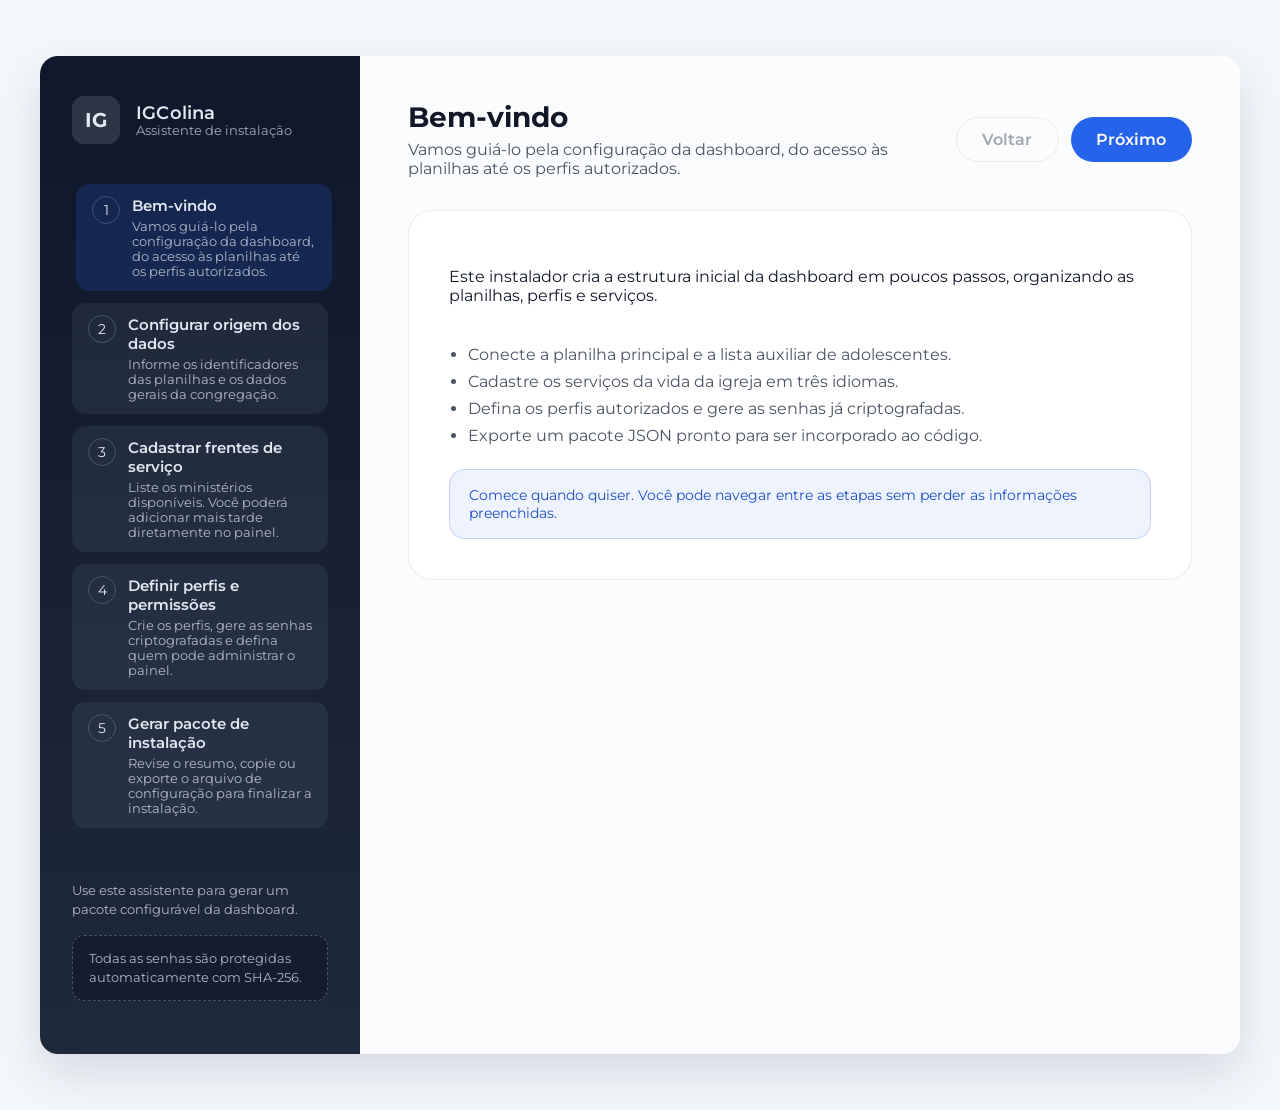
<file: docs/installer.html>
<!DOCTYPE html>
<html lang="pt-BR">
  <head>
    <meta charset="UTF-8" />
    <meta name="viewport" content="width=device-width, initial-scale=1" />
    <title>Instalador · Dados da IGColina</title>
    <link rel="stylesheet" href="installer.css" />
    <link rel="preconnect" href="https://fonts.googleapis.com" />
    <link rel="preconnect" href="https://fonts.gstatic.com" crossorigin />
    <link
      href="https://fonts.googleapis.com/css2?family=Montserrat:wght@400;500;600;700&display=swap"
      rel="stylesheet"
    />
  </head>
  <body data-page="installer">
    <div class="installer-shell">
      <aside class="installer-sidebar" aria-label="Progresso do instalador">
        <div class="installer-logo">
          <span class="installer-logo-mark" aria-hidden="true">IG</span>
          <div class="installer-logo-text">
            <span class="installer-logo-title">IGColina</span>
            <span class="installer-logo-subtitle">Assistente de instalação</span>
          </div>
        </div>
        <ol class="installer-steps" id="installer-steps"></ol>
        <div class="installer-sidebar-footer">
          <p>
            Use este assistente para gerar um pacote configurável da dashboard.
          </p>
          <p class="installer-sidebar-tip">
            Todas as senhas são protegidas automaticamente com SHA-256.
          </p>
        </div>
      </aside>
      <main class="installer-main" id="installer" aria-live="polite">
        <header class="installer-header">
          <div>
            <h1 id="installer-step-title">Bem-vindo</h1>
            <p id="installer-step-description"></p>
          </div>
          <div class="installer-actions">
            <button type="button" class="ghost" id="installer-back" disabled>
              Voltar
            </button>
            <button type="button" id="installer-next">Próximo</button>
          </div>
        </header>
        <section class="installer-content" id="installer-content"></section>
      </main>
    </div>
    <template id="service-row-template">
      <li class="installer-card" data-service-id="">
        <div class="installer-card-text">
          <strong class="installer-card-title"></strong>
          <span class="installer-card-meta"></span>
        </div>
        <div class="installer-card-actions">
          <button type="button" data-action="edit">Editar</button>
          <button type="button" class="danger" data-action="remove">Excluir</button>
        </div>
      </li>
    </template>
    <template id="role-row-template">
      <li class="installer-card" data-role-id="">
        <div class="installer-card-text">
          <strong class="installer-card-title"></strong>
          <span class="installer-card-meta"></span>
        </div>
        <div class="installer-card-actions">
          <button type="button" data-action="edit">Editar</button>
          <button type="button" class="danger" data-action="remove">Excluir</button>
        </div>
      </li>
    </template>
    <script src="installer.js" type="module"></script>
  </body>
</html>
</file>
<file: docs/installer.css>
:root {
  color-scheme: light dark;
  --installer-bg: #f3f6fb;
  --installer-card: #ffffff;
  --installer-border: rgba(20, 20, 20, 0.08);
  --installer-accent: #2563eb;
  --installer-accent-dark: #1e4ec5;
  --installer-text: #111827;
  --installer-muted: #4b5563;
  --installer-success: #047857;
  --installer-danger: #dc2626;
  --installer-shadow: 0 20px 45px rgba(15, 23, 42, 0.12);
  --installer-radius: 18px;
  --installer-font: "Montserrat", "Segoe UI", sans-serif;
}

* {
  box-sizing: border-box;
}

html,
body {
  margin: 0;
  padding: 0;
  font-family: var(--installer-font);
  background: var(--installer-bg);
  color: var(--installer-text);
  min-height: 100%;
}

body {
  display: flex;
  align-items: stretch;
  justify-content: center;
}

button,
input,
select,
textarea {
  font: inherit;
}

button {
  border: none;
  cursor: pointer;
  border-radius: 999px;
  padding: 0.75rem 1.6rem;
  background: var(--installer-accent);
  color: #fff;
  font-weight: 600;
  transition: transform 0.2s ease, box-shadow 0.2s ease, background 0.2s ease;
}

button:hover:not(:disabled) {
  transform: translateY(-1px);
  box-shadow: 0 12px 24px rgba(37, 99, 235, 0.25);
}

button:active:not(:disabled) {
  transform: translateY(0);
}

button:disabled {
  opacity: 0.5;
  cursor: not-allowed;
  box-shadow: none;
}

button.ghost {
  background: transparent;
  color: var(--installer-muted);
  border: 1px solid rgba(75, 85, 99, 0.2);
  box-shadow: none;
}

button.ghost:hover:not(:disabled) {
  color: var(--installer-text);
  border-color: rgba(17, 24, 39, 0.35);
}

button.danger {
  background: var(--installer-danger);
}

button.danger:hover:not(:disabled) {
  box-shadow: 0 12px 24px rgba(220, 38, 38, 0.28);
}

.installer-shell {
  display: grid;
  grid-template-columns: minmax(260px, 320px) minmax(0, 1fr);
  width: min(1200px, 96vw);
  margin: 3.5rem auto;
  background: rgba(255, 255, 255, 0.7);
  border-radius: var(--installer-radius);
  overflow: hidden;
  box-shadow: var(--installer-shadow);
}

.installer-sidebar {
  background: linear-gradient(180deg, #0f172a, #1e293b);
  color: #e2e8f0;
  padding: 2.5rem 2rem;
  display: flex;
  flex-direction: column;
  gap: 2.5rem;
}

.installer-logo {
  display: flex;
  align-items: center;
  gap: 1rem;
}

.installer-logo-mark {
  display: inline-flex;
  align-items: center;
  justify-content: center;
  width: 48px;
  height: 48px;
  border-radius: 12px;
  background: rgba(255, 255, 255, 0.12);
  font-weight: 700;
  font-size: 1.25rem;
}

.installer-logo-title {
  display: block;
  font-size: 1.1rem;
  font-weight: 600;
  letter-spacing: 0.01em;
}

.installer-logo-subtitle {
  display: block;
  font-size: 0.8rem;
  color: rgba(226, 232, 240, 0.7);
}

.installer-steps {
  list-style: none;
  margin: 0;
  padding: 0;
  display: grid;
  gap: 0.75rem;
}

.installer-step-item {
  display: grid;
  grid-template-columns: auto 1fr;
  gap: 0.75rem;
  align-items: start;
  padding: 0.75rem 1rem;
  border-radius: 14px;
  background: rgba(148, 163, 184, 0.1);
  transition: background 0.2s ease, transform 0.2s ease;
}

.installer-step-index {
  width: 28px;
  height: 28px;
  border-radius: 999px;
  display: inline-flex;
  align-items: center;
  justify-content: center;
  border: 1px solid rgba(148, 163, 184, 0.35);
  font-size: 0.85rem;
}

.installer-step-body {
  display: grid;
  gap: 0.25rem;
}

.installer-step-title {
  font-size: 0.95rem;
  font-weight: 600;
}

.installer-step-description {
  margin: 0;
  font-size: 0.8rem;
  color: rgba(226, 232, 240, 0.75);
}

.installer-step-item.active {
  background: rgba(37, 99, 235, 0.18);
  transform: translateX(4px);
}

.installer-step-item.completed .installer-step-index {
  background: rgba(37, 211, 102, 0.18);
  border-color: rgba(74, 222, 128, 0.45);
  color: #4ade80;
}

.installer-sidebar-footer {
  margin-top: auto;
  font-size: 0.8rem;
  line-height: 1.5;
  color: rgba(226, 232, 240, 0.75);
}

.installer-sidebar-tip {
  margin-top: 1rem;
  padding: 0.8rem 1rem;
  border-radius: 12px;
  border: 1px dashed rgba(148, 163, 184, 0.4);
  background: rgba(15, 23, 42, 0.6);
}

.installer-main {
  padding: 2.75rem 3rem 3rem;
  display: flex;
  flex-direction: column;
  gap: 2rem;
}

.installer-header {
  display: flex;
  align-items: center;
  justify-content: space-between;
  gap: 1.5rem;
}

.installer-header h1 {
  margin: 0;
  font-size: 1.75rem;
}

.installer-header p {
  margin: 0.4rem 0 0;
  color: var(--installer-muted);
}

.installer-actions {
  display: flex;
  gap: 0.75rem;
  flex-shrink: 0;
}

.installer-content {
  background: var(--installer-card);
  border: 1px solid var(--installer-border);
  border-radius: 24px;
  padding: 2.5rem;
  display: grid;
  gap: 2.25rem;
  box-shadow: inset 0 1px 0 rgba(255, 255, 255, 0.65);
}

.installer-grid {
  display: grid;
  gap: 1.5rem;
}

.installer-grid.two-columns {
  grid-template-columns: repeat(auto-fit, minmax(220px, 1fr));
}

.field-group {
  display: grid;
  gap: 0.55rem;
}

.field-group label {
  font-weight: 600;
  font-size: 0.95rem;
}

.field-group input,
.field-group select,
.field-group textarea {
  width: 100%;
  padding: 0.75rem 1rem;
  border-radius: 14px;
  border: 1px solid rgba(17, 24, 39, 0.08);
  background: rgba(255, 255, 255, 0.8);
  color: inherit;
  transition: border-color 0.2s ease, box-shadow 0.2s ease;
}

.field-group textarea {
  min-height: 110px;
  resize: vertical;
}

.field-group input:focus,
.field-group select:focus,
.field-group textarea:focus {
  outline: none;
  border-color: rgba(37, 99, 235, 0.75);
  box-shadow: 0 0 0 4px rgba(37, 99, 235, 0.15);
}

.installer-intro {
  display: grid;
  gap: 1.5rem;
}

.installer-intro ul {
  margin: 0;
  padding-left: 1.2rem;
  color: var(--installer-muted);
  display: grid;
  gap: 0.5rem;
}

.installer-card-list {
  list-style: none;
  margin: 0;
  padding: 0;
  display: grid;
  gap: 1rem;
}

.installer-card {
  display: flex;
  align-items: center;
  justify-content: space-between;
  gap: 1rem;
  padding: 1rem 1.25rem;
  border-radius: 18px;
  border: 1px solid rgba(17, 24, 39, 0.08);
  background: rgba(248, 250, 252, 0.8);
}

.installer-card-title {
  font-size: 1rem;
  font-weight: 600;
}

.installer-card-meta {
  color: var(--installer-muted);
  font-size: 0.85rem;
}

.installer-card-actions {
  display: flex;
  gap: 0.5rem;
}

.installer-empty-state {
  padding: 1.25rem 1.5rem;
  border-radius: 18px;
  border: 1px dashed rgba(17, 24, 39, 0.15);
  text-align: center;
  color: var(--installer-muted);
  background: rgba(241, 245, 249, 0.65);
}

.installer-status {
  padding: 1rem 1.2rem;
  border-radius: 16px;
  border: 1px solid rgba(37, 99, 235, 0.22);
  background: rgba(37, 99, 235, 0.08);
  color: var(--installer-accent-dark);
  font-size: 0.9rem;
}

.installer-status.error {
  border-color: rgba(220, 38, 38, 0.35);
  background: rgba(220, 38, 38, 0.08);
  color: var(--installer-danger);
}

.installer-status.success {
  border-color: rgba(4, 120, 87, 0.35);
  background: rgba(16, 185, 129, 0.12);
  color: var(--installer-success);
}

.installer-summary {
  display: grid;
  gap: 1.5rem;
}

.installer-summary pre {
  margin: 0;
  padding: 1.5rem;
  border-radius: 18px;
  background: rgba(17, 24, 39, 0.92);
  color: #e5e7eb;
  overflow: auto;
  max-height: min(420px, 45vh);
  font-size: 0.85rem;
}

.installer-summary-actions {
  display: flex;
  flex-wrap: wrap;
  gap: 0.75rem;
}

.toggle-group {
  display: flex;
  gap: 0.75rem;
  align-items: center;
}

.toggle-group input[type="checkbox"] {
  appearance: none;
  width: 46px;
  height: 26px;
  border-radius: 999px;
  border: 1px solid rgba(17, 24, 39, 0.2);
  background: rgba(148, 163, 184, 0.35);
  position: relative;
  transition: background 0.2s ease, border-color 0.2s ease;
}

.toggle-group input[type="checkbox"]::after {
  content: "";
  position: absolute;
  top: 3px;
  left: 3px;
  width: 18px;
  height: 18px;
  border-radius: 50%;
  background: #ffffff;
  box-shadow: 0 2px 8px rgba(15, 23, 42, 0.3);
  transition: transform 0.2s ease;
}

.toggle-group input[type="checkbox"]:checked {
  background: rgba(37, 99, 235, 0.65);
  border-color: rgba(37, 99, 235, 0.85);
}

.toggle-group input[type="checkbox"]:checked::after {
  transform: translateX(20px);
}

.toggle-group span {
  font-size: 0.9rem;
  color: var(--installer-muted);
}

@media (max-width: 960px) {
  .installer-shell {
    grid-template-columns: 1fr;
    margin: 0;
    border-radius: 0;
  }

  .installer-sidebar {
    flex-direction: row;
    overflow-x: auto;
    align-items: center;
    padding: 1.25rem 1.5rem;
    gap: 1.5rem;
  }

  .installer-sidebar-footer {
    display: none;
  }

  .installer-steps {
    grid-auto-flow: column;
    grid-auto-columns: minmax(220px, 1fr);
  }

  .installer-step-item {
    min-width: 210px;
  }

  .installer-main {
    padding: 2rem 1.5rem 3rem;
  }

  .installer-content {
    padding: 1.75rem;
  }
}

@media (max-width: 600px) {
  .installer-header {
    flex-direction: column;
    align-items: flex-start;
  }

  .installer-actions {
    width: 100%;
  }

  .installer-actions button {
    flex: 1;
  }

  .installer-content {
    padding: 1.5rem;
  }
}
</file>
